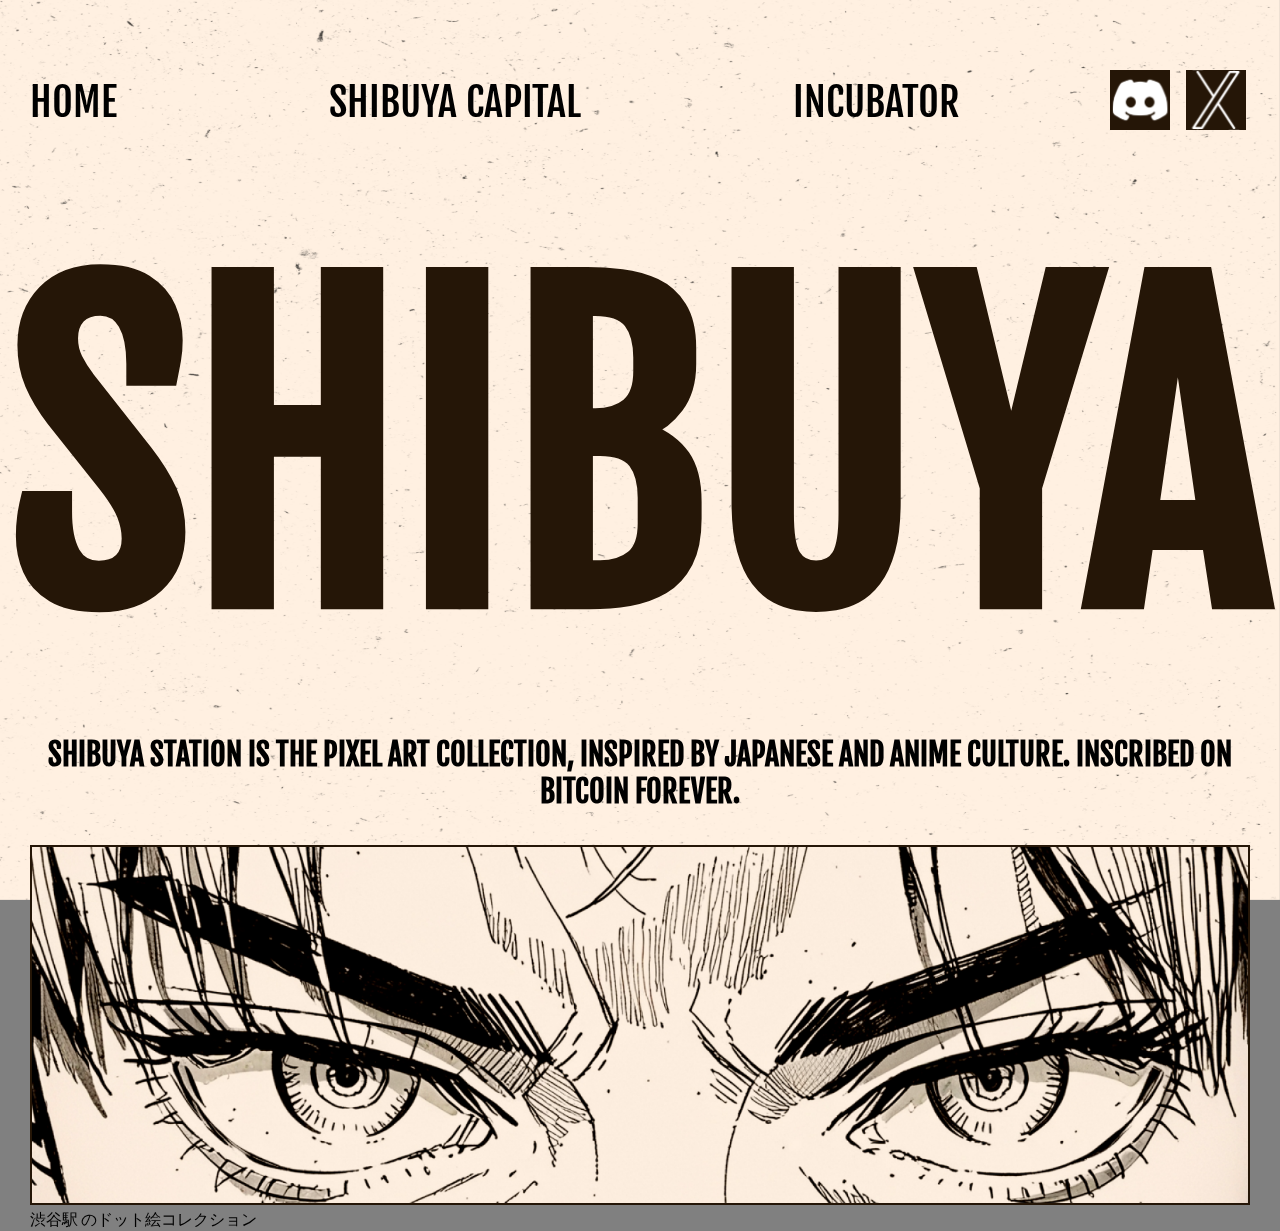
<file: index.html>
<!DOCTYPE html>
<html lang="ru">
  <head>
    <meta charset="UTF-8">
    <meta name="viewport" content="width=device-width, initial-scale=1.0">

    <link rel="stylesheet" href="./assets/styles/style.css">
    <link rel="stylesheet" href="./assets/styles/font.css">
    <link rel="icon" href="./assets/images/no-anime.jpg">
    <script defer src="./assets/scripts/script.js"></script>

    <title>title</title>
    
  </head>
  <body>
    <img class="main-back-image" src="./assets/images/bg-1.png" alt="background image">
   
    <header class="header">
      <div class="container">
        <div class="header__block">
          <img class="header__adaptive-image" src="./assets/images/negrystni.png">
          <nav class="header__nav">
            <ul class="header__ul">
              <li class="header__list">
                <a class="header__link" href="#">home</a>
              </li>
              <li class="header__list">
                <a class="header__link" href="#">shibuya capital</a>
              </li>
              <li class="header__list">
                <a class="header__link" href="#">incubator</a>
              </li>
              
            </ul>
           </nav>

          <div class="header__socialmedia-links">
            <a class="header__img-link" href="#">
              <img class="header__socialmeda-img" src="./assets/images/discord.svg"  alt="social meda">
            </a>
            <a class="header__img-link" href="#">
              <img class="header__socialmeda-img" src="./assets/images/twitter.svg"  alt="social meda">
            </a>
            
          </div>

           <img class="dreifach" src="./assets/images/dreifach.svg" alt="dreifach">
    
        </div>
        
      </div>
      
    </header>

    <section class="title-block">
      <div class="container">
        <div class="title-block__inner">
          <h1 class="shibuya-title">shibuya</h1>
          <h2 class="shibuya-sub-title">Shibuya Station is the pixel art collection, inspired by Japanese and anime culture.  Inscribed on Bitcoin FOREVER.</h2>

          <figure class="title-block__figure">
            <img class="title-block__inner-image" src="assets/images/main-title-inner-image.png">
           
            
            <figcaption class="title-block__ficaptiont">
              <span class="title-block__span title-block__span-1">渋谷駅</span>
              <span class="title-block__span title-block__span-2">のドット絵コレクション</span>

            </figcaption>

          </figure>

          <img class="title-block__adaptive-socialmedia" src="./assets/images/discord.svg" alt="discord logo">
          <img class="title-block__adaptive-socialmedia" src="./assets/images/twitter.svg" alt="twitter logo">
          
        </div>
        
      </div>
      
    </section>
   
  </body>

</html>
</file>
<file: assets/styles/style.css>
*{
    padding: 0;
    margin: 0;
    
    box-sizing: border-box;
    font-family: "FjallaOne";
}

*::selection{
    color: red;
    background-color: black;
}

p, a, li, ul, ol, span{
    color: unset;
    text-decoration: none;
    list-style-type: none
}

a{
    text-wrap: nowrap;
}

body{
    background-color: gray;
}

.main-back-image{
    z-index: -9999;
    width: 100%;
    height: 100dvh;
    object-fit: fill;
    position: fixed;
}

.header__adaptive-image{
    display: none;
    width: 40px;
    height: 45px;
    object-fit: fill;
    object-position: center;
    
}

.title-block__adaptive-socialmedia{
    display: none;
    width: 65px;
    height: 65px;
    object-fit: fill;
    object-position: center;   
}


.dreifach{
    display: none;
    width: 40px;
    height: 40px;
    object-fit: fill;
    object-position: center;   
}

.container{
    width: 100%;
    max-width: 1720px;

    margin: 0 auto;
    padding: 0 30px;
}

/* header */


.header{
    width: 100%;
    padding: 70px 0;
    text-transform: uppercase;
}

.header__block{
    width: 100%;
    display: flex;
    flex-direction: row;
    align-items: center;
    justify-content: space-between;
    gap: 150px;
    
    
}

.header__nav{
    width: 100%;
    max-width: 1000px;

}

.header__ul{
    width: inherit;
    max-width: inherit;

    
    display: flex;
    flex-direction: row;
    align-items: center;
    justify-content: space-between;
    gap: 15px;

}

.header__link{
    font-size: 40px;
    font-size: clamp(2.5rem, 2.8rem + -1.4588vw, 1.25rem);
    
}


/* header__socialmedia-links */

.header__socialmedia-links{
    width: 100%;
    max-width: 140px;
    display: flex;
    flex-direction: row;
    align-items: center;
    justify-content: center;
    gap: 12px;
}



.header__img-link{
    width: inherit;
    height: inherit;   
}

.header__socialmeda-img{
    width: 60px;
    height: 60px;
    object-fit: fill;
    object-position: center;
    background-color: #251607;
}

/* title-block */

.title-block{
    text-transform: uppercase;
    
}

.title-block__inner{
    width: 100%;
    display: flex;
    flex-direction: column;
    align-items: center;
    justify-content: center;
    gap: 35px;
}

.shibuya-title{
    color: #251607;
    font-size: 470px;
    /* height: 480px; */
    font-size: clamp(4.375rem, -2.4047rem + 33.8983vw, 29.375rem);
}

.shibuya-sub-title{
    text-align: center;
    font-size: 30px;
    font-size: clamp(1.875rem, 2.085rem + -1.0212vw, 1rem);
}

.title-block__inner-image{
    width: 100%;
    max-width: 1650px;

    object-fit: cover;
    object-position: center;
}
</file>
<file: assets/styles/font.css>
@font-face{
    src: url("../fonts/FjallaOne-Regular.ttf");
    font-family: "FjallaOne";
    font-weight: 400;
}


@font-face{
    src: url("../fonts/bellfort-blod.ttf");
    font-family: "Bellfort";
    font-weight: 400;
}

@font-face{
    src: url("../fonts/bellfort-blod.ttf");
    font-family: "Hakusyukaisyo";
    font-weight: 400;
    
}
</file>
